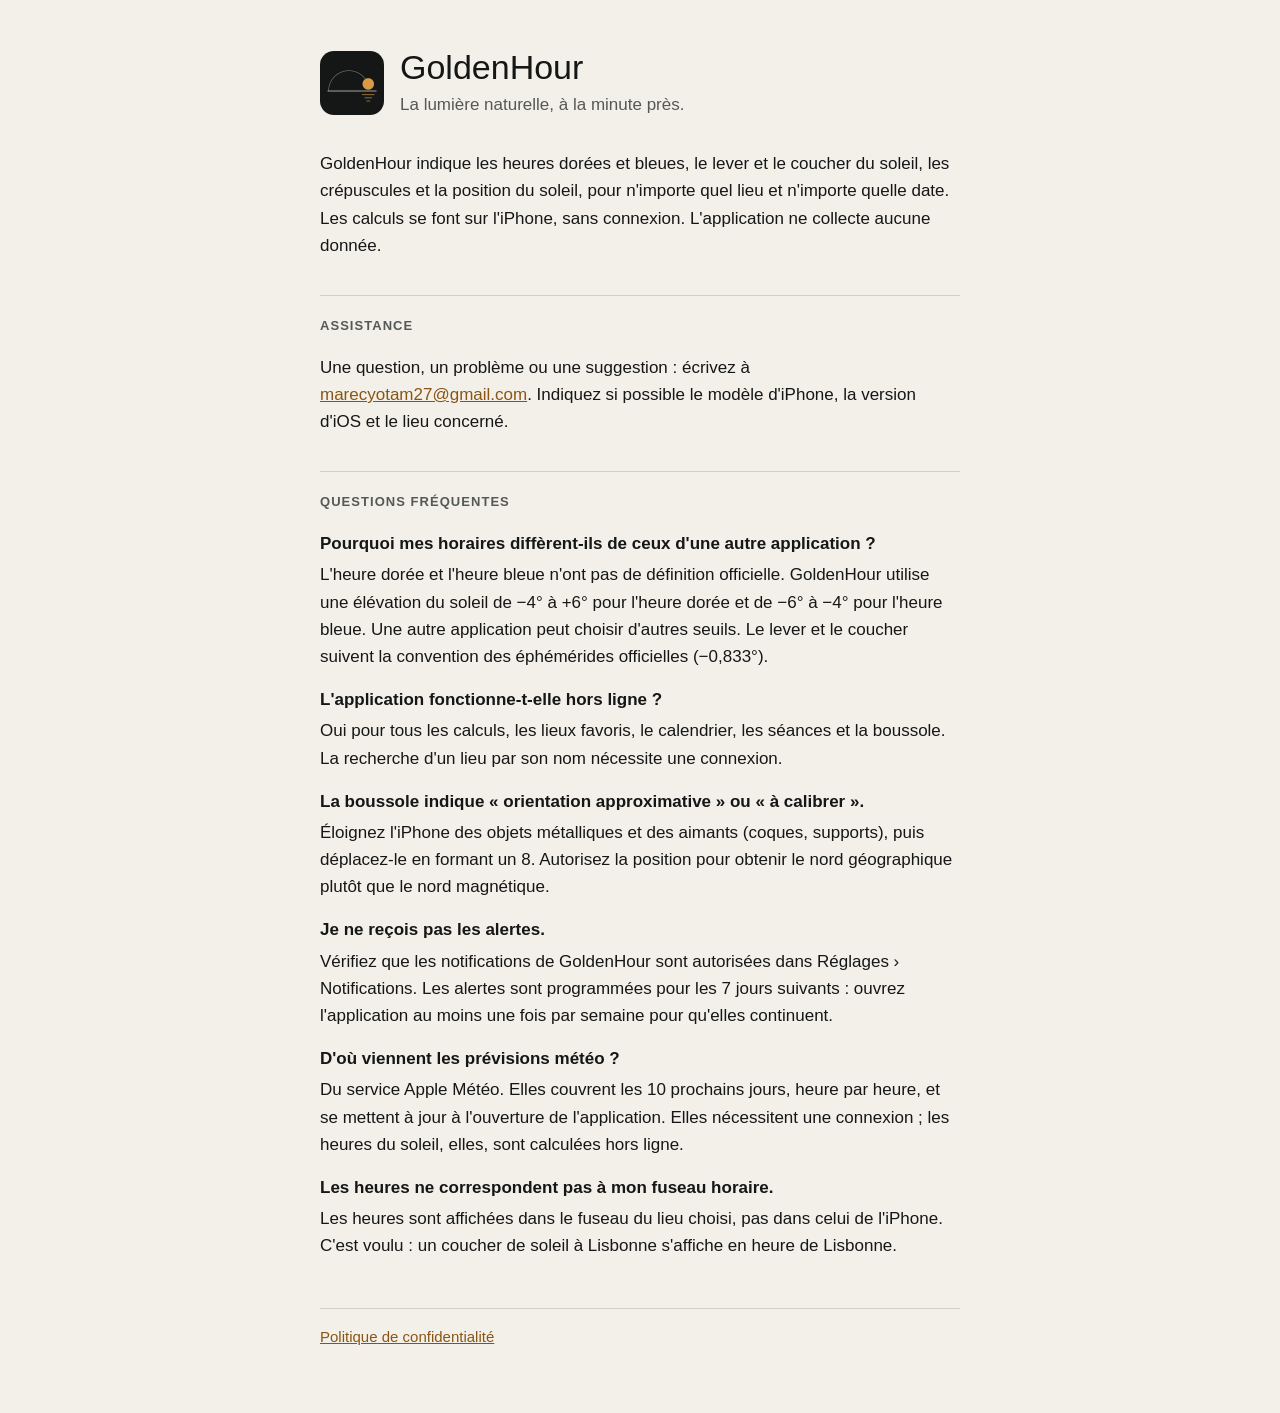
<file: docs/index.html>
<!doctype html>
<html lang="fr">
<head>
<meta charset="utf-8">
<meta name="viewport" content="width=device-width, initial-scale=1">
<title>GoldenHour — Assistance</title>
<meta name="description" content="GoldenHour : heures dorées et bleues, lever et coucher du soleil, boussole solaire. Calculs sur l'iPhone, hors ligne.">
<link rel="stylesheet" href="style.css">
</head>
<body>
<main>
  <header>
    <img src="icon.png" alt="">
    <div>
      <h1>GoldenHour</h1>
      <p class="tagline">La lumière naturelle, à la minute près.</p>
    </div>
  </header>

  <p>GoldenHour indique les heures dorées et bleues, le lever et le coucher du soleil, les crépuscules et la position du soleil, pour n'importe quel lieu et n'importe quelle date. Les calculs se font sur l'iPhone, sans connexion. L'application ne collecte aucune donnée.</p>

  <h2>Assistance</h2>
  <p>Une question, un problème ou une suggestion : écrivez à <a href="mailto:marecyotam27@gmail.com">marecyotam27@gmail.com</a>. Indiquez si possible le modèle d'iPhone, la version d'iOS et le lieu concerné.</p>

  <h2>Questions fréquentes</h2>
  <dl>
    <dt>Pourquoi mes horaires diffèrent-ils de ceux d'une autre application ?</dt>
    <dd>L'heure dorée et l'heure bleue n'ont pas de définition officielle. GoldenHour utilise une élévation du soleil de −4° à +6° pour l'heure dorée et de −6° à −4° pour l'heure bleue. Une autre application peut choisir d'autres seuils. Le lever et le coucher suivent la convention des éphémérides officielles (−0,833°).</dd>
    <dt>L'application fonctionne-t-elle hors ligne ?</dt>
    <dd>Oui pour tous les calculs, les lieux favoris, le calendrier, les séances et la boussole. La recherche d'un lieu par son nom nécessite une connexion.</dd>
    <dt>La boussole indique « orientation approximative » ou « à calibrer ».</dt>
    <dd>Éloignez l'iPhone des objets métalliques et des aimants (coques, supports), puis déplacez-le en formant un 8. Autorisez la position pour obtenir le nord géographique plutôt que le nord magnétique.</dd>
    <dt>Je ne reçois pas les alertes.</dt>
    <dd>Vérifiez que les notifications de GoldenHour sont autorisées dans Réglages › Notifications. Les alertes sont programmées pour les 7 jours suivants : ouvrez l'application au moins une fois par semaine pour qu'elles continuent.</dd>
    <dt>D'où viennent les prévisions météo ?</dt>
    <dd>Du service Apple Météo. Elles couvrent les 10 prochains jours, heure par heure, et se mettent à jour à l'ouverture de l'application. Elles nécessitent une connexion ; les heures du soleil, elles, sont calculées hors ligne.</dd>
    <dt>Les heures ne correspondent pas à mon fuseau horaire.</dt>
    <dd>Les heures sont affichées dans le fuseau du lieu choisi, pas dans celui de l'iPhone. C'est voulu : un coucher de soleil à Lisbonne s'affiche en heure de Lisbonne.</dd>
  </dl>

  <nav><a href="confidentialite.html">Politique de confidentialité</a></nav>
</main>
</body>
</html>
</file>
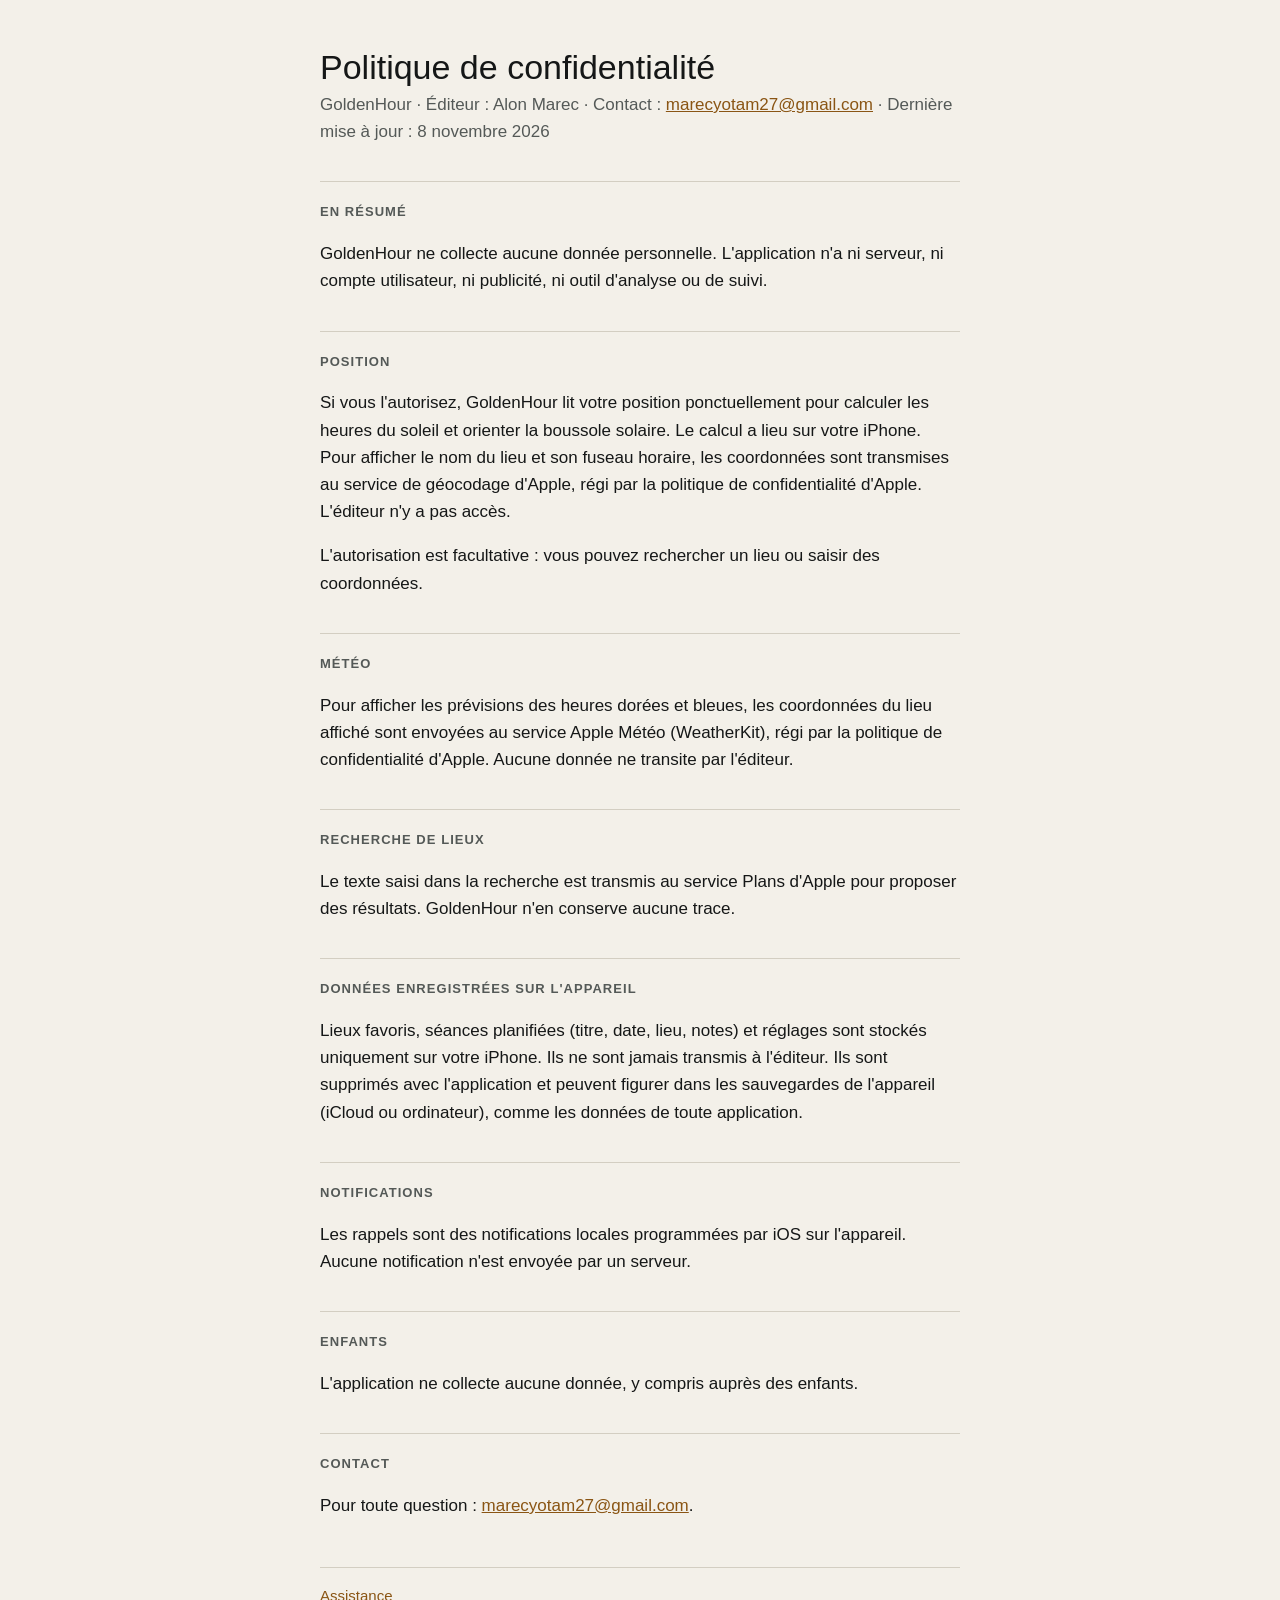
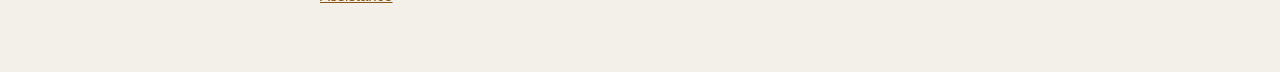
<file: docs/confidentialite.html>
<!doctype html>
<html lang="fr">
<head>
<meta charset="utf-8">
<meta name="viewport" content="width=device-width, initial-scale=1">
<title>GoldenHour — Confidentialité</title>
<link rel="stylesheet" href="style.css">
</head>
<body>
<main>
  <h1>Politique de confidentialité</h1>
  <p class="tagline">GoldenHour · Éditeur : Alon Marec · Contact : <a href="mailto:marecyotam27@gmail.com">marecyotam27@gmail.com</a> · Dernière mise à jour : 8 novembre 2026</p>

  <h2>En résumé</h2>
  <p>GoldenHour ne collecte aucune donnée personnelle. L'application n'a ni serveur, ni compte utilisateur, ni publicité, ni outil d'analyse ou de suivi.</p>

  <h2>Position</h2>
  <p>Si vous l'autorisez, GoldenHour lit votre position ponctuellement pour calculer les heures du soleil et orienter la boussole solaire. Le calcul a lieu sur votre iPhone. Pour afficher le nom du lieu et son fuseau horaire, les coordonnées sont transmises au service de géocodage d'Apple, régi par la politique de confidentialité d'Apple. L'éditeur n'y a pas accès.</p>
  <p>L'autorisation est facultative : vous pouvez rechercher un lieu ou saisir des coordonnées.</p>

  <h2>Météo</h2>
  <p>Pour afficher les prévisions des heures dorées et bleues, les coordonnées du lieu affiché sont envoyées au service Apple Météo (WeatherKit), régi par la politique de confidentialité d'Apple. Aucune donnée ne transite par l'éditeur.</p>

  <h2>Recherche de lieux</h2>
  <p>Le texte saisi dans la recherche est transmis au service Plans d'Apple pour proposer des résultats. GoldenHour n'en conserve aucune trace.</p>

  <h2>Données enregistrées sur l'appareil</h2>
  <p>Lieux favoris, séances planifiées (titre, date, lieu, notes) et réglages sont stockés uniquement sur votre iPhone. Ils ne sont jamais transmis à l'éditeur. Ils sont supprimés avec l'application et peuvent figurer dans les sauvegardes de l'appareil (iCloud ou ordinateur), comme les données de toute application.</p>

  <h2>Notifications</h2>
  <p>Les rappels sont des notifications locales programmées par iOS sur l'appareil. Aucune notification n'est envoyée par un serveur.</p>

  <h2>Enfants</h2>
  <p>L'application ne collecte aucune donnée, y compris auprès des enfants.</p>

  <h2>Contact</h2>
  <p>Pour toute question : <a href="mailto:marecyotam27@gmail.com">marecyotam27@gmail.com</a>.</p>

  <nav><a href="index.html">Assistance</a></nav>
</main>
</body>
</html>
</file>
<file: docs/style.css>
:root {
  --bg: #F3F0E9; --ink: #151717; --ink2: #545957; --rule: #D3CEC2; --amber: #8A5514; --accent: #D99A45;
  color-scheme: light dark;
}
@media (prefers-color-scheme: dark) {
  :root { --bg: #151717; --ink: #F3F0E9; --ink2: #A3A8A5; --rule: #2E3232; --amber: #E5AC60; }
}
* { box-sizing: border-box; }
body {
  margin: 0; background: var(--bg); color: var(--ink);
  font: 17px/1.6 -apple-system, BlinkMacSystemFont, "Helvetica Neue", Helvetica, Arial, sans-serif;
}
main { max-width: 680px; margin: 0 auto; padding: 48px 20px 64px; }
header { display: flex; align-items: center; gap: 16px; margin-bottom: 32px; }
header img { width: 64px; height: 64px; border-radius: 14px; }
h1 { font-weight: 300; font-size: 34px; margin: 0; line-height: 1.15; }
.tagline { color: var(--ink2); margin: 4px 0 0; }
h2 {
  font-size: 13px; font-weight: 600; letter-spacing: .08em; text-transform: uppercase;
  color: var(--ink2); border-top: 1px solid var(--rule); padding-top: 20px; margin: 36px 0 8px;
}
a { color: var(--amber); }
nav { margin-top: 48px; border-top: 1px solid var(--rule); padding-top: 16px; font-size: 15px; color: var(--ink2); }
nav a { margin-right: 16px; }
dt { font-weight: 600; margin-top: 16px; }
dd { margin: 4px 0 0; color: var(--ink); }
</file>
